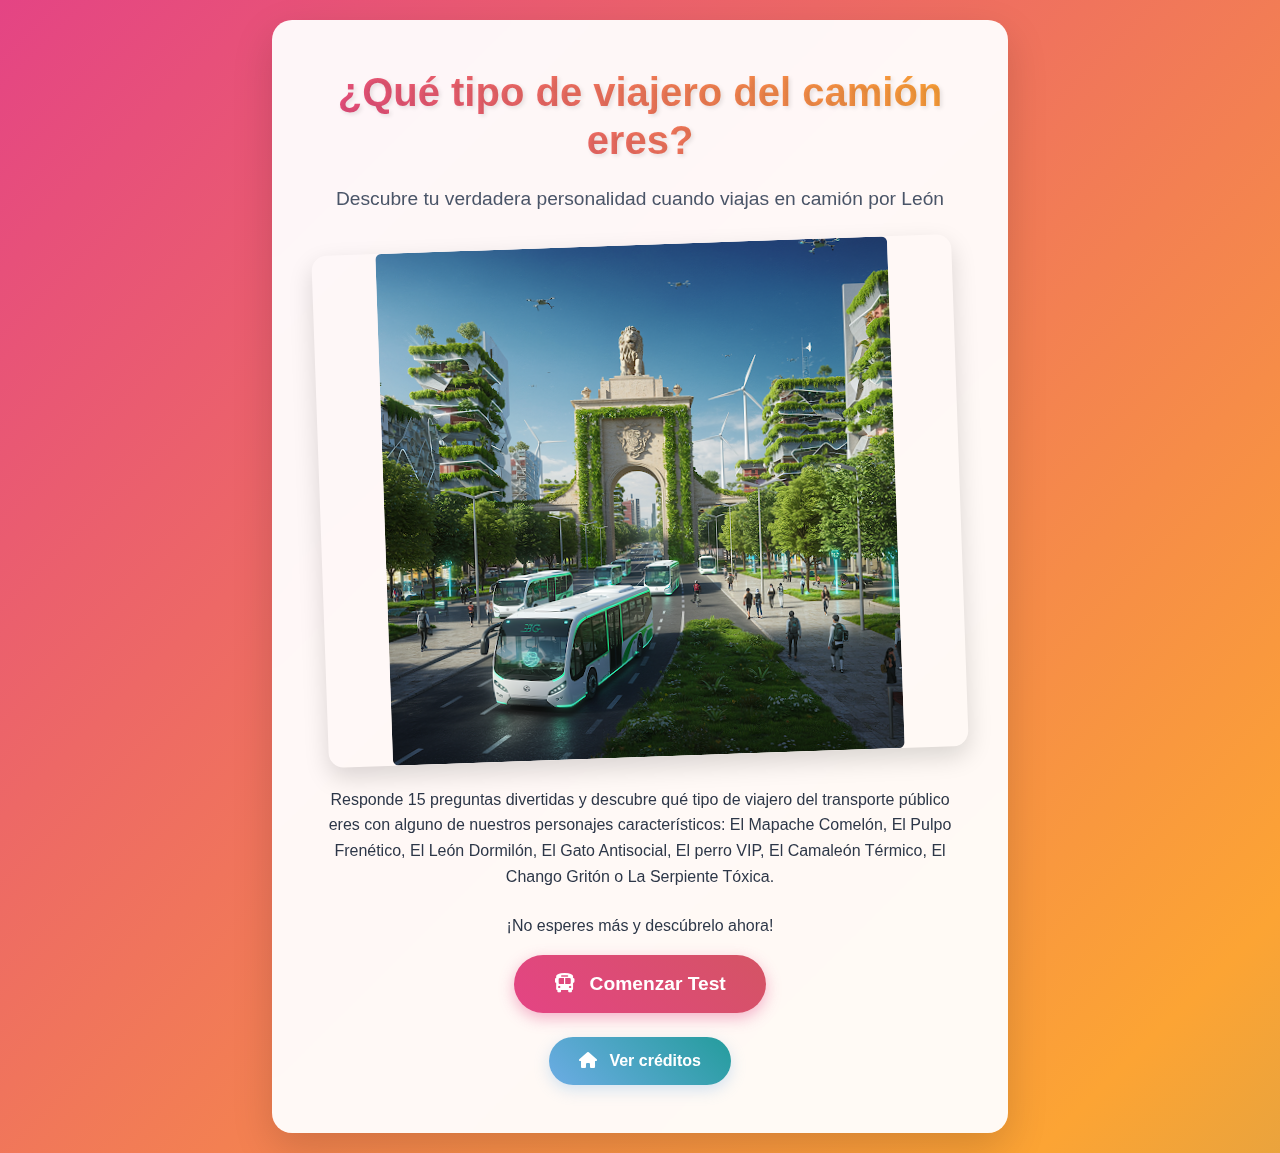
<file: index.html>
<!DOCTYPE html>
<html lang="es">
<head>
    <meta charset="UTF-8">
    <meta name="viewport" content="width=device-width, initial-scale=1.0">
    <title>Test de Viajero del Transporte</title>
    <link rel="stylesheet" href="https://cdnjs.cloudflare.com/ajax/libs/font-awesome/6.0.0-beta3/css/all.min.css">
    <link href="https://cdn.jsdelivr.net/npm/bootstrap@5.3.0/dist/css/bootstrap.min.css" rel="stylesheet">
    <link rel="stylesheet" href="css/style.css">
</head>
<body>
    <div class="inicio-container">
        <div class="container">
            <div class="row justify-content-center">
                <div class="col-lg-8">
                    <div class="inicio-card p-4 p-md-5">
                        <div class="text-center">
                            <h1 class="titulo-principal">¿Qué tipo de viajero del camión eres?</h1>
                            <p class="intro-texto">Descubre tu verdadera personalidad cuando viajas en camión por León</p>
                            
                            <div class="imagen-container">
                                <img src="contenido/imagenes/aa_camion14.png" alt="Transporte público" class="img-fluid rounded">
                            </div>
                            
                            <p class="mb-4">Responde 15 preguntas divertidas y descubre qué tipo de viajero del transporte público eres con alguno de nuestros personajes característicos: El Mapache Comelón, El Pulpo Frenético, El León Dormilón, El Gato Antisocial, El perro VIP, El Camaleón Térmico, El Chango Gritón o La Serpiente Tóxica. </p>
                            <p>¡No esperes más y descúbrelo ahora!</p>
                            <a href="test.html" class="btn btn-comenzar">
                                <i class="fas fa-bus me-2"></i> Comenzar Test
                            </a>
                            <div class="d-flex flex-column flex-md-row justify-content-center gap-3 mt-4">
                                <a href="creditos.html" class="btn btn-volver">
                                    <i class="fas fa-home me-2"></i> Ver créditos
                                </a>
                            </div>
                        </div>
                    </div>
                </div>
            </div>
        </div>
    </div>

    <script src="https://cdn.jsdelivr.net/npm/bootstrap@5.3.0/dist/js/bootstrap.bundle.min.js"></script>
    <script src="js/script.js"></script>
</body>
</html>
</file>
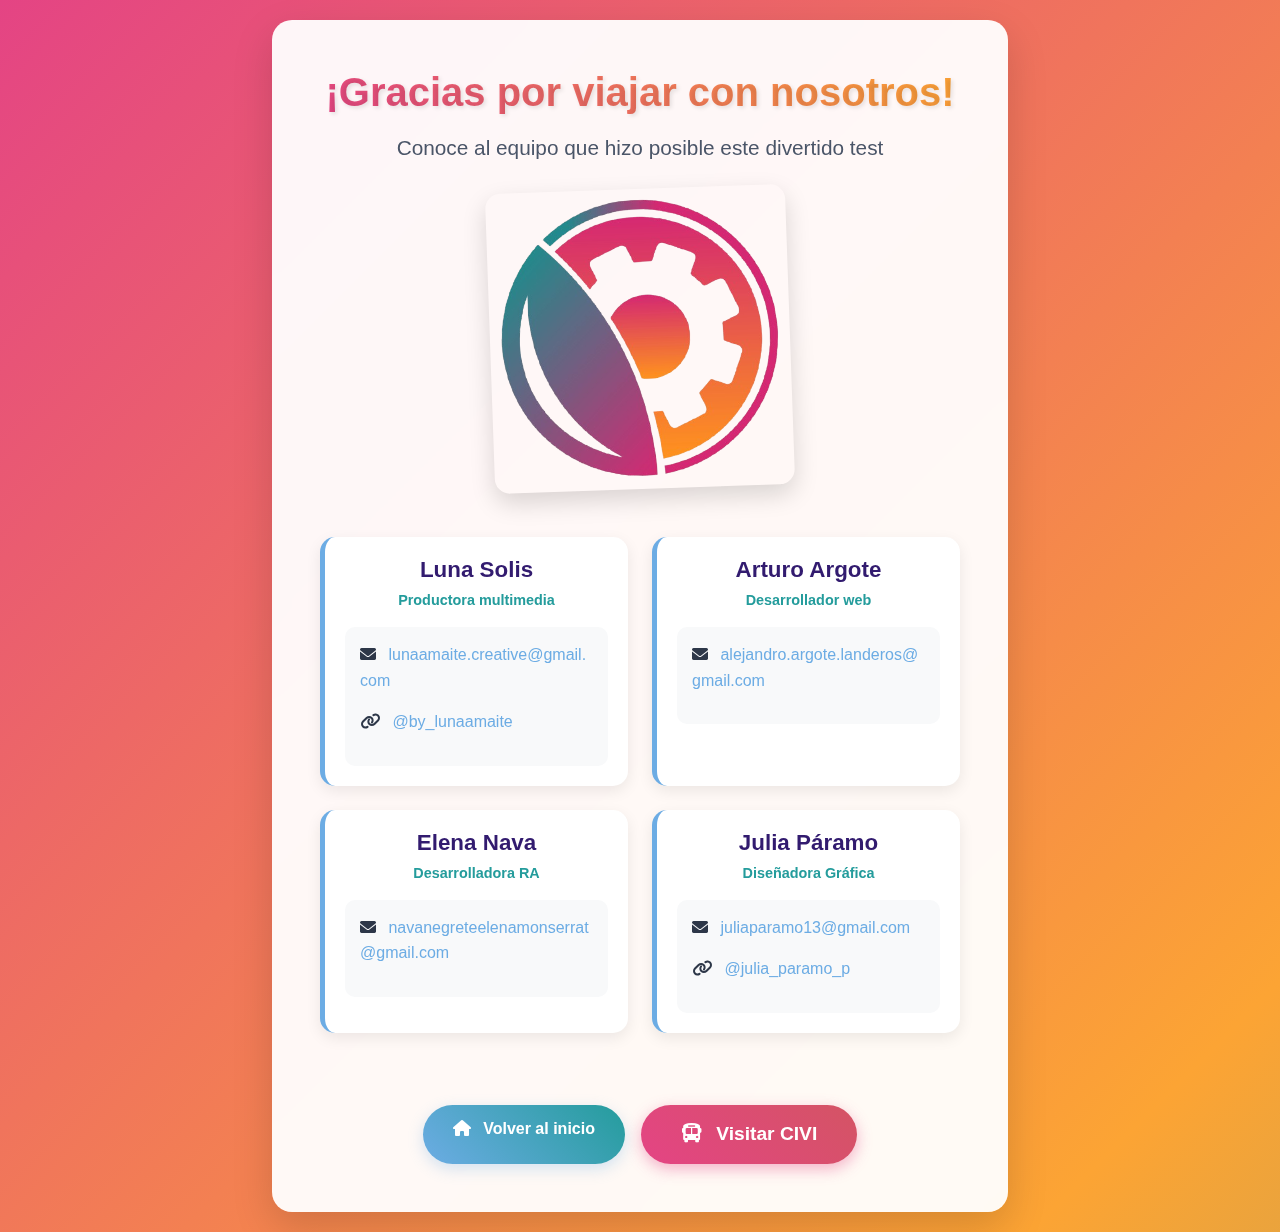
<file: creditos.html>
<!DOCTYPE html>
<html lang="es">
<head>
    <meta charset="UTF-8">
    <meta name="viewport" content="width=device-width, initial-scale=1.0">
    <title>Créditos - Test de Viajero</title>
    <link rel="stylesheet" href="https://cdnjs.cloudflare.com/ajax/libs/font-awesome/6.0.0-beta3/css/all.min.css">
    <link href="https://cdn.jsdelivr.net/npm/bootstrap@5.3.0/dist/css/bootstrap.min.css" rel="stylesheet">
    <link rel="stylesheet" href="css/style.css">
</head>
<body>
    <div class="creditos-container">
        <div class="container">
            <div class="row justify-content-center">
                <div class="col-lg-8">
                    <div class="creditos-card p-4 p-md-5">
                        <div class="text-center mb-5">
                            <h1 class="titulo-creditos">¡Gracias por viajar con nosotros!</h1>
                            <p class="subtitulo-creditos">Conoce al equipo que hizo posible este divertido test</p>
                            <div class="imagen-creditos">
                                <a href="https://civi.evnlab.com/">
                                    <img href="https://civi.evnlab.com/" src="contenido/imagenes/logo_oficial.png" alt="Equipo de trabajo" class="img-fluid rounded">
                                </a>
                            </div>
                        </div>
                        
                        <div class="equipo-container">
                            
                            <div class="row">
                                <!-- Miembro 1 -->
                                <div class="col-md-6 mb-4">
                                    <div class="miembro-card">
                                        <div class="miembro-header">
                                            <h3 class="miembro-nombre">Luna Solis</h3>
                                            <p class="miembro-rol">Productora multimedia</p>
                                        </div>
                                        <div class="miembro-info">
                                            <p><i class="fas fa-envelope me-2"></i> <a class="miembro-link">lunaamaite.creative@gmail.com</a></p>
                                            <p><i class="fas fa-link me-2"></i> <a href="https://www.instagram.com/by_lunaamaite?igsh=MTFxamltb2VhMHJpMQ==" target="_blank" class="miembro-link">@by_lunaamaite</a></p>
                                        </div>
                                    </div>
                                </div>
                                
                                <!-- Miembro 2 -->
                                <div class="col-md-6 mb-4">
                                    <div class="miembro-card">
                                        <div class="miembro-header">
                                            <h3 class="miembro-nombre">Arturo Argote</h3>
                                            <p class="miembro-rol">Desarrollador web</p>
                                        </div>
                                        <div class="miembro-info">
                                            <p><i class="fas fa-envelope me-2"></i> <a class="miembro-link">alejandro.argote.landeros@gmail.com</a></p>
                                        </div>
                                    </div>
                                </div>
                                
                                <!-- Miembro 3 -->
                                <div class="col-md-6 mb-4">
                                    <div class="miembro-card">
                                        <div class="miembro-header">
                                            <h3 class="miembro-nombre">Elena Nava</h3>
                                            <p class="miembro-rol">Desarrolladora RA</p>
                                        </div>
                                        <div class="miembro-info">
                                            <p><i class="fas fa-envelope me-2"></i> <a class="miembro-link">navanegreteelenamonserrat@gmail.com</a></p>
                                        </div>
                                    </div>
                                </div>
                                
                                <!-- Miembro 4 -->
                                <div class="col-md-6 mb-4">
                                    <div class="miembro-card">
                                        <div class="miembro-header">
                                            <h3 class="miembro-nombre">Julia Páramo</h3>
                                            <p class="miembro-rol">Diseñadora Gráfica</p>
                                        </div>
                                        <div class="miembro-info">
                                            <p><i class="fas fa-envelope me-2"></i> <a href="https://beacons.ai/juliaparamop" class="miembro-link">juliaparamo13@gmail.com</a></p>
                                            <p><i class="fas fa-link me-2"></i> <a href="https://www.instagram.com/julia_paramo_p?igsh=MTU4NGx1bzRueGZqZA==" target="_blank" class="miembro-link">@julia_paramo_p</a></p>
                                        </div>
                                    </div>
                                </div>
                            </div>
                        </div>
                        
                        <div class="d-flex flex-column flex-md-row justify-content-center gap-3 mt-5">
                            <a href="index.html" class="btn btn-volver">
                                <i class="fas fa-home me-2"></i> Volver al inicio
                            </a>

                            <a href="https://civi.evnlab.com/" class="btn btn-comenzar">
                                <i class="fas fa-bus me-2"></i> Visitar CIVI
                            </a>
                        </div>
                    </div>
                </div>
            </div>
        </div>
    </div>

    <script src="https://cdn.jsdelivr.net/npm/bootstrap@5.3.0/dist/js/bootstrap.bundle.min.js"></script>
    <script src="js/script.js"></script>
</body>
</html>
</file>
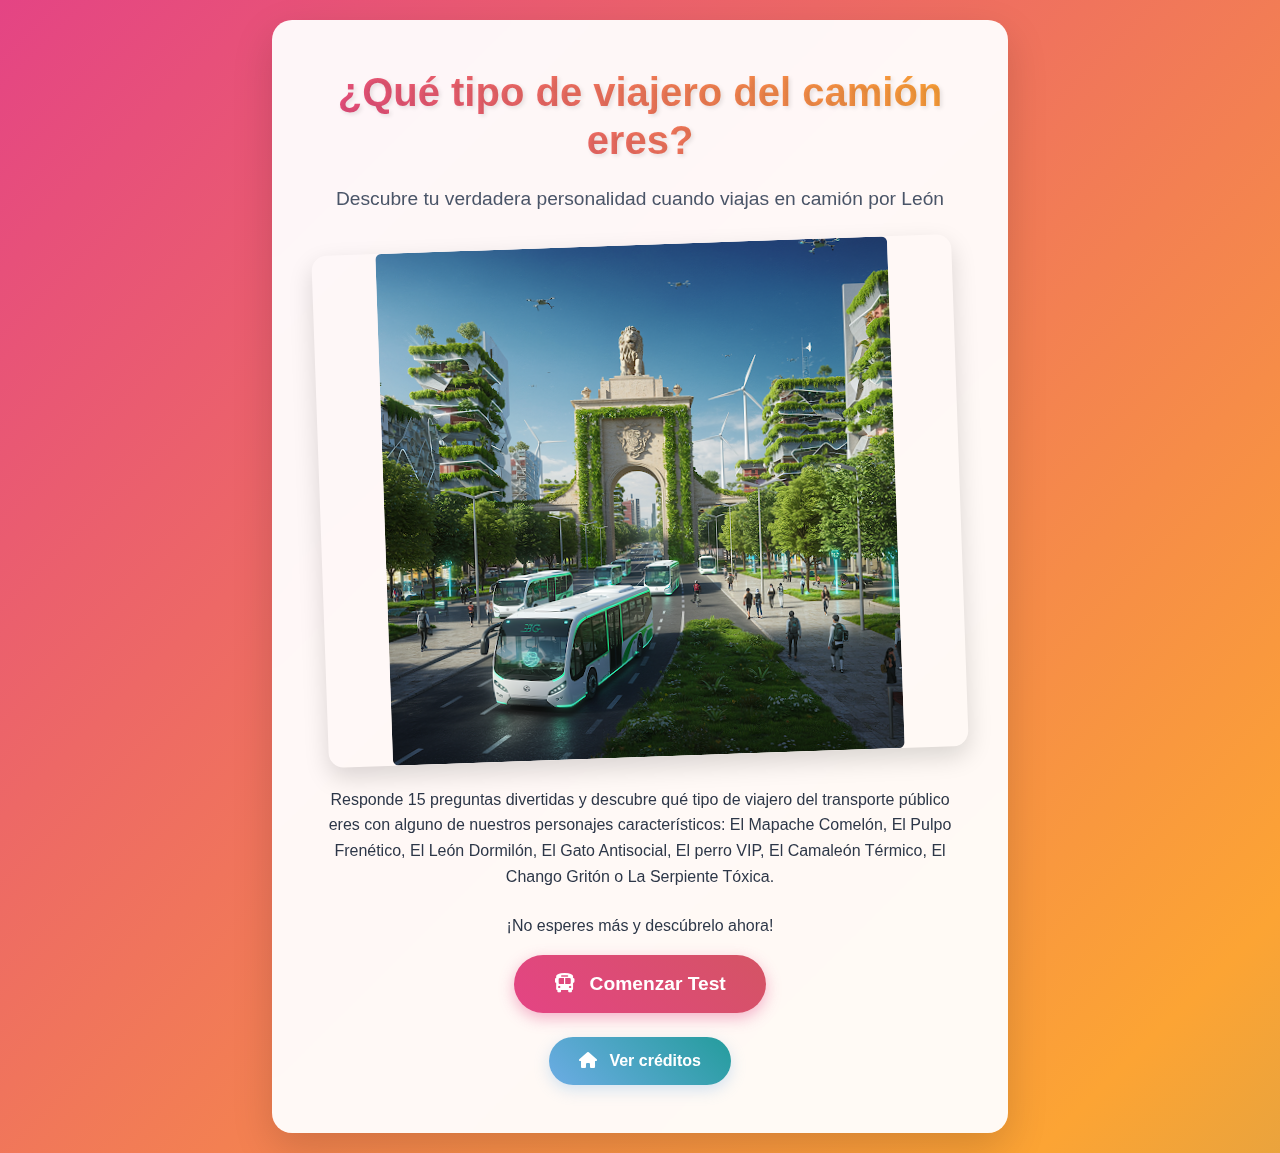
<file: resultado.html>
<!DOCTYPE html>
<html lang="es">
<head>
    <meta charset="UTF-8">
    <meta name="viewport" content="width=device-width, initial-scale=1.0">
    <title>Tu Resultado - Test de Viajero</title>
    <link rel="stylesheet" href="https://cdnjs.cloudflare.com/ajax/libs/font-awesome/6.0.0-beta3/css/all.min.css">
    <link href="https://cdn.jsdelivr.net/npm/bootstrap@5.3.0/dist/css/bootstrap.min.css" rel="stylesheet">
    <link rel="stylesheet" href="css/style.css">
</head>
<body>
    <div class="resultado-container">
        <div class="container">
            <div class="row justify-content-center">
                <div class="col-lg-8">
                    <div id="resultadoCard" class="card">
                        <div class="card-body p-4 p-md-5">
                            <h2 id="resultadoTitulo" class="resultado-titulo text-center"></h2>
                            <div id="resultadoImagen" class="resultado-imagen mb-4">
                                <!-- Imagen se insertará aquí -->
                            </div>
                            <p id="resultadoDescripcion" class="resultado-descripcion"></p>
                            <p id="resultadoCIVI" class="resultado-civi"></p>
                            
                            <div class="d-flex flex-column flex-md-row justify-content-center gap-3 mt-4">
                                <a href="index.html" class="btn btn-volver">
                                    <i class="fas fa-home me-2"></i> Volver al inicio
                                </a>
                            </div>
                            <div class="d-flex flex-column flex-md-row justify-content-center gap-3 mt-4">
                                <a href="creditos.html" class="btn btn-volver">
                                    <i class="fas fa-home me-2"></i> Ver créditos
                                </a>
                            </div>
                        </div>
                    </div>
                </div>
            </div>
        </div>
    </div>
    
    <script src="https://cdn.jsdelivr.net/npm/bootstrap@5.3.0/dist/js/bootstrap.bundle.min.js"></script>
    <script src="js/script.js"></script>
</body>
</html>
</file>
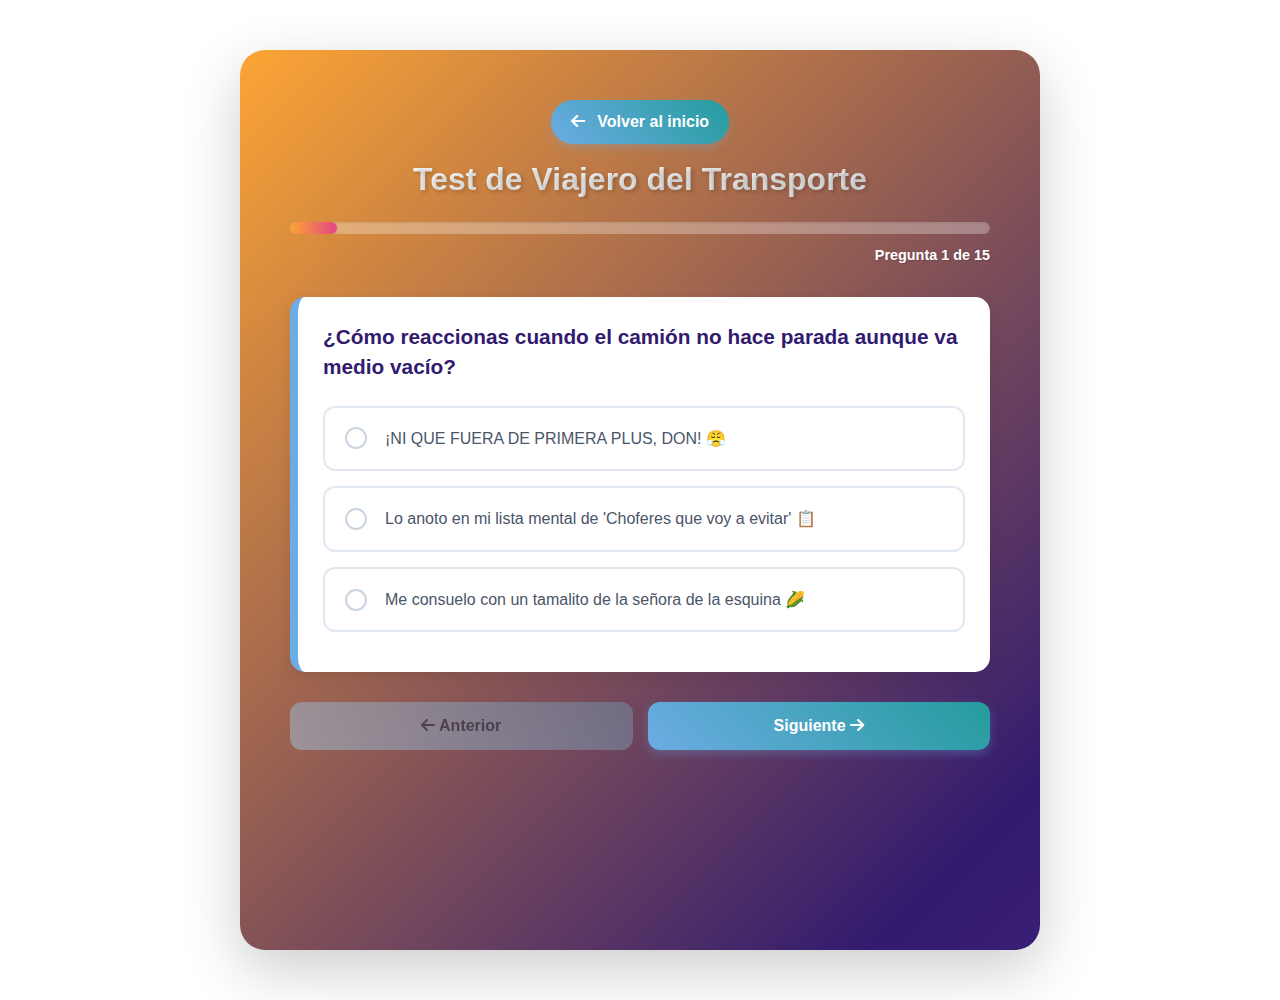
<file: test.html>
<!DOCTYPE html>
<html lang="es">
<head>
    <meta charset="UTF-8">
    <meta name="viewport" content="width=device-width, initial-scale=1.0">
    <title>Test de Viajero del Transporte</title>
    <link rel="stylesheet" href="https://cdnjs.cloudflare.com/ajax/libs/font-awesome/6.0.0-beta3/css/all.min.css">
    <link href="https://cdn.jsdelivr.net/npm/bootstrap@5.3.0/dist/css/bootstrap.min.css" rel="stylesheet">
    <link rel="stylesheet" href="css/style.css">
</head>
<body>
    <div class="test-container">
        <div class="text-center mb-4">
            <a href="index.html" class="btn btn-volver-inicio mb-3">
                <i class="fas fa-arrow-left me-2"></i> Volver al inicio
            </a>
            <h2 class="test-titulo">Test de Viajero del Transporte</h2>
        </div>
        
        <div class="progress-container">
            <div class="progress">
                <div class="progress-bar" role="progressbar" style="width: 0%;" aria-valuenow="0" aria-valuemin="0" aria-valuemax="100"></div>
            </div>
            <span class="progress-text">Pregunta 1 de 15</span>
        </div>
        
        <form id="testForm">
            <div id="preguntasContainer"></div>
            
            <div class="alert alert-warning d-none" id="alertaNoSeleccion">
                <i class="fas fa-exclamation-circle me-2"></i> Por favor selecciona una opción antes de continuar.
            </div>
            
            <div class="navigation-buttons">
                <button type="button" id="btnAnterior" class="btn btn-navigation">
                    <i class="fas fa-arrow-left"></i> Anterior
                </button>
                <button type="button" id="btnSiguiente" class="btn btn-navigation">
                    Siguiente <i class="fas fa-arrow-right"></i>
                </button>
                <button type="submit" id="btnEnviar" class="btn btn-enviar" style="display: none;">
                    Ver resultados <i class="fas fa-poll"></i>
                </button>
            </div>
        </form>
    </div>
    
    <script src="https://cdn.jsdelivr.net/npm/bootstrap@5.3.0/dist/js/bootstrap.bundle.min.js"></script>
    <script src="js/script.js"></script>
</body>
</html>
</file>
<file: css/style.css>
/* Estilos generales */
:root {
    --color-primary: #6cace4;
    --color-secondary: #e44484;
    --color-accent: #fca434;
    --color-info: #249c9c;
    --color-success: #00b67a;
    --color-warning: #d45464;
    --color-danger: #8444b4;
    --color-dark: #321b6f;
    --color-light: #f8f9fa;
    --color-mapache: #548c34;
}

body {
    font-family: 'Nunito', 'Segoe UI', Tahoma, Geneva, Verdana, sans-serif;
    line-height: 1.6;
    color: #2d3748;
    transition: all 0.3s ease;
}

/* Animaciones */
@keyframes float {
    0%, 100% { transform: translateY(0); }
    50% { transform: translateY(-10px); }
}

@keyframes pulse {
    0%, 100% { transform: scale(1); }
    50% { transform: scale(1.05); }
}

/* Página de inicio */
.inicio-container {
    padding: 20px;
    min-height: 100vh;
    display: flex;
    align-items: center;
    background: linear-gradient(135deg, 
        var(--color-secondary) 0%, 
        var(--color-accent) 30%, 
        var(--color-info) 70%, 
        var(--color-mapache) 100%);
    background-size: 300% 300%;
    animation: Gradient 15s ease infinite;
}

@keyframes Gradient {
    0% { background-position: 0% 50% }
    50% { background-position: 100% 50% }
    100% { background-position: 0% 50% }
}

.inicio-card {
    border-radius: 20px;
    box-shadow: 0 15px 40px rgba(0, 0, 0, 0.15);
    border: none;
    overflow: hidden;
    background-color: rgba(255, 255, 255, 0.95);
    backdrop-filter: blur(8px);
    transform: translateY(0);
    transition: all 0.5s ease;
}

.inicio-card:hover {
    transform: translateY(-5px);
    box-shadow: 0 20px 50px rgba(0, 0, 0, 0.2);
}

.titulo-principal {
    color: var(--color-dark);
    font-weight: 800;
    margin-bottom: 20px;
    font-size: 2.5rem;
    background: linear-gradient(45deg, var(--color-secondary), var(--color-accent));
    -webkit-background-clip: text;
    -webkit-text-fill-color: transparent;
    text-shadow: 2px 2px 4px rgba(0,0,0,0.1);
}

.intro-texto {
    font-size: 1.2rem;
    color: #4a5568;
    margin-bottom: 25px;
    font-weight: 500;
}

.imagen-container {
    margin: 30px 0;
    border-radius: 15px;
    overflow: hidden;
    box-shadow: 0 10px 25px rgba(0, 0, 0, 0.15);
    transform: rotate(-2deg);
    transition: all 0.4s ease;
}

.imagen-container:hover {
    transform: rotate(0deg) scale(1.03);
    box-shadow: 0 15px 35px rgba(0, 0, 0, 0.2);
}

.btn-comenzar {
    background: linear-gradient(45deg, var(--color-secondary), var(--color-warning));
    color: white;
    border: none;
    padding: 15px 40px;
    border-radius: 50px;
    font-weight: 700;
    transition: all 0.3s ease;
    box-shadow: 0 5px 15px rgba(228, 68, 132, 0.4);
    font-size: 1.2rem;
    position: relative;
    overflow: hidden;
    z-index: 1;
}

.btn-comenzar::before {
    content: '';
    position: absolute;
    top: 0;
    left: 0;
    width: 100%;
    height: 100%;
    background: linear-gradient(45deg, var(--color-warning), var(--color-secondary));
    z-index: -1;
    opacity: 0;
    transition: opacity 0.3s ease;
}

.btn-comenzar:hover {
    transform: translateY(-5px) scale(1.05);
    box-shadow: 0 10px 20px rgba(228, 68, 132, 0.5);
    color: white;
}

.btn-comenzar:hover::before {
    opacity: 1;
}

.btn-comenzar i {
    transition: transform 0.3s ease;
}

.btn-comenzar:hover i {
    transform: translateX(5px);
}

/* Página del test */
.test-container {
    padding: 40px 20px;
    max-width: 800px;
    margin: 0 auto;
    min-height: 100vh;
    background: linear-gradient(135deg, 
        var(--color-accent) 0%, 
        var(--color-dark) 30%, 
        var(--color-danger) 70%, 
        var(--color-warning) 100%);
    background-size: 300% 300%;
    animation: Gradient 15s ease infinite;
}

.test-content {
    background-color: rgba(255, 255, 255, 0.95);
    border-radius: 20px;
    padding: 30px;
    box-shadow: 0 15px 40px rgba(0, 0, 0, 0.15);
    backdrop-filter: blur(8px);
}

.test-titulo {
    color: white;
    font-weight: 800;
    margin-bottom: 20px;
    font-size: 2rem;
    text-shadow: 2px 2px 4px rgba(0,0,0,0.2);
    background: linear-gradient(45deg, white, #e0e0e0);
    -webkit-background-clip: text;
    -webkit-text-fill-color: transparent;
}

.btn-volver-inicio {
    background: linear-gradient(45deg, var(--color-primary), var(--color-info));
    color: white;
    border: none;
    padding: 10px 20px;
    border-radius: 50px;
    font-weight: 600;
    transition: all 0.3s ease;
    box-shadow: 0 4px 10px rgba(108, 172, 228, 0.3);
}

.btn-volver-inicio:hover {
    background: linear-gradient(45deg, var(--color-info), var(--color-primary));
    transform: translateY(-3px) scale(1.05);
    box-shadow: 0 7px 15px rgba(108, 172, 228, 0.4);
    color: white;
}

.progress-container {
    margin-bottom: 30px;
}

.progress {
    height: 12px;
    border-radius: 10px;
    background-color: rgba(255, 255, 255, 0.3);
    margin-bottom: 10px;
    box-shadow: inset 0 1px 3px rgba(0,0,0,0.1);
}

.progress-bar {
    background: linear-gradient(90deg, var(--color-accent), var(--color-secondary));
    border-radius: 10px;
    transition: width 0.6s cubic-bezier(0.68, -0.55, 0.265, 1.55);
    box-shadow: 0 2px 5px rgba(0,0,0,0.1);
}

.progress-text {
    font-size: 0.9rem;
    color: white;
    display: block;
    text-align: right;
    font-weight: 600;
    text-shadow: 1px 1px 2px rgba(0,0,0,0.2);
}

.pregunta-card {
    background-color: white;
    border-radius: 15px;
    padding: 25px;
    margin-bottom: 25px;
    box-shadow: 0 5px 15px rgba(0, 0, 0, 0.08);
    border-left: 8px solid var(--color-primary);
    transition: all 0.3s ease;
}

.pregunta-card:hover {
    transform: translateY(-3px);
    box-shadow: 0 8px 20px rgba(0, 0, 0, 0.12);
}

.pregunta-texto {
    font-weight: 700;
    color: var(--color-dark);
    margin-bottom: 25px;
    font-size: 1.3rem;
    line-height: 1.4;
}

.opcion-container {
    margin-bottom: 15px;
}

.opcion-input {
    display: none;
}

.opcion-label {
    display: block;
    padding: 18px 20px 18px 60px;
    background-color: white;
    border: 2px solid #e2e8f0;
    border-radius: 12px;
    cursor: pointer;
    transition: all 0.3s ease;
    position: relative;
    font-weight: 500;
    color: #4a5568;
}

.opcion-label::before {
    content: "";
    position: absolute;
    left: 20px;
    top: 50%;
    transform: translateY(-50%);
    width: 22px;
    height: 22px;
    border: 2px solid #cbd5e0;
    border-radius: 50%;
    transition: all 0.3s ease;
}

.opcion-input:checked + .opcion-label {
    border-color: var(--color-primary);
    background-color: #f0f7ff;
    box-shadow: 0 0 0 3px rgba(108, 172, 228, 0.2);
    color: var(--color-dark);
    font-weight: 600;
}

.opcion-input:checked + .opcion-label::before {
    border-color: var(--color-primary);
    background-color: var(--color-primary);
    box-shadow: inset 0 0 0 4px white;
}

.opcion-label:hover {
    background-color: #f8fafc;
    transform: translateX(5px);
}

.navigation-buttons {
    display: flex;
    justify-content: space-between;
    margin-top: 30px;
    gap: 15px;
    flex-wrap: wrap;
}

.btn-navigation {
    background: linear-gradient(45deg, var(--color-primary), var(--color-info));
    color: white;
    border: none;
    padding: 12px 25px;
    border-radius: 12px;
    font-weight: 700;
    transition: all 0.3s ease;
    flex: 1;
    min-width: 150px;
    box-shadow: 0 4px 10px rgba(108, 172, 228, 0.3);
    position: relative;
    overflow: hidden;
}

.btn-navigation::after {
    content: '';
    position: absolute;
    top: 0;
    left: 0;
    width: 100%;
    height: 100%;
    background: linear-gradient(45deg, var(--color-info), var(--color-primary));
    opacity: 0;
    transition: opacity 0.3s ease;
    z-index: 1;
}

.btn-navigation span {
    position: relative;
    z-index: 2;
}

.btn-navigation:hover {
    transform: translateY(-3px) scale(1.03);
    box-shadow: 0 7px 15px rgba(108, 172, 228, 0.4);
    color: white;
}

.btn-navigation:hover::after {
    opacity: 1;
}

.btn-navigation:disabled {
    background: #cbd5e0;
    cursor: not-allowed;
    transform: none !important;
    box-shadow: none !important;
}

.btn-navigation i {
    transition: transform 0.3s ease;
}

.btn-navigation:hover i {
    transform: translateX(5px);
}

#btnAnterior {
    background: linear-gradient(45deg, #a0aec0, #718096);
}

#btnAnterior::after {
    background: linear-gradient(45deg, #718096, #a0aec0);
}

.btn-enviar {
    background: linear-gradient(45deg, var(--color-success), #00d084);
    color: white;
    border: none;
    padding: 12px 30px;
    border-radius: 12px;
    font-weight: 700;
    transition: all 0.3s ease;
    flex: 1;
    box-shadow: 0 4px 10px rgba(0, 182, 122, 0.3);
    position: relative;
    overflow: hidden;
}

.btn-enviar::after {
    content: '';
    position: absolute;
    top: 0;
    left: 0;
    width: 100%;
    height: 100%;
    background: linear-gradient(45deg, #00d084, var(--color-success));
    opacity: 0;
    transition: opacity 0.3s ease;
    z-index: 1;
}

.btn-enviar:hover {
    transform: translateY(-3px) scale(1.03);
    box-shadow: 0 7px 15px rgba(0, 182, 122, 0.4);
    color: white;
}

.btn-enviar:hover::after {
    opacity: 1;
}

.btn-enviar i {
    animation: pulse 1.5s infinite;
}

#alertaNoSeleccion {
    border-radius: 12px;
    padding: 15px;
    background-color: #fff3cd;
    border-left: 6px solid #ffc107;
    box-shadow: 0 3px 10px rgba(0, 0, 0, 0.1);
}

/* Página de resultados */
.resultado-container {
    padding: 30px 15px;
    min-height: 100vh;
    display: flex;
    align-items: center;
    background: linear-gradient(135deg, 
        var(--color-secondary) 0%, 
        var(--color-accent) 30%, 
        var(--color-info) 70%, 
        var(--color-mapache) 100%);
    background-size: 300% 300%;
    animation: Gradient 15s ease infinite;
}

#resultadoCard {
    border-radius: 20px;
    box-shadow: 0 20px 50px rgba(0, 0, 0, 0.2);
    border: none;
    overflow: hidden;
    background-color: white;
    transform: translateY(0);
    transition: all 0.5s ease;
}

#resultadoCard:hover {
    transform: translateY(-10px);
    box-shadow: 0 30px 60px rgba(0, 0, 0, 0.3);
}

.resultado-titulo {
    font-weight: 800;
    margin-bottom: 25px;
    font-size: 2.2rem;
    background: linear-gradient(45deg, var(--color-secondary), var(--color-danger));
    -webkit-background-clip: text;
    -webkit-text-fill-color: transparent;
    text-shadow: 2px 2px 4px rgba(0,0,0,0.1);
    line-height: 1.2;
}

.resultado-emoji {
    font-size: 4rem;
    margin: 25px 0;
    animation: float 3s ease-in-out infinite;
    display: inline-block;
}

.resultado-imagen {
    margin: 30px auto;
    border-radius: 15px;
    overflow: hidden;
    box-shadow: 0 10px 25px rgba(0, 0, 0, 0.15);
    max-width: 300px;
    transform: rotate(-2deg);
    transition: all 0.4s ease;
}

.resultado-imagen:hover {
    transform: rotate(0deg) scale(1.05);
    box-shadow: 0 15px 35px rgba(0, 0, 0, 0.2);
}

.resultado-imagen img {
    width: 100%;
    height: auto;
    object-fit: cover;
}

.resultado-descripcion {
    font-size: 1.2rem;
    color: #4a5568;
    margin-bottom: 25px;
    text-align: center;
    line-height: 1.6;
}

.resultado-civi {
    font-size: 1.1rem;
    color: var(--color-dark);
    font-weight: 700;
    margin-bottom: 30px;
    padding: 20px;
    background-color: #f8f9fa;
    border-radius: 15px;
    border-left: 6px solid var(--color-info);
    text-align: center;
    box-shadow: inset 0 0 10px rgba(0,0,0,0.05);
}

.btn-volver {
    background: linear-gradient(45deg, var(--color-primary), var(--color-info));
    color: white;
    border: none;
    padding: 12px 30px;
    border-radius: 50px;
    font-weight: 700;
    transition: all 0.3s ease;
    box-shadow: 0 5px 15px rgba(108, 172, 228, 0.3);
    position: relative;
    overflow: hidden;
}

.btn-volver::before {
    content: '';
    position: absolute;
    top: 0;
    left: 0;
    width: 100%;
    height: 100%;
    background: linear-gradient(45deg, var(--color-info), var(--color-primary));
    opacity: 0;
    transition: opacity 0.3s ease;
    z-index: 1;
}

.btn-volver span {
    position: relative;
    z-index: 2;
}

.btn-volver:hover {
    transform: translateY(-3px) scale(1.05);
    box-shadow: 0 8px 20px rgba(108, 172, 228, 0.4);
    color: white;
}

.btn-volver:hover::before {
    opacity: 1;
}

.btn-compartir {
    background: linear-gradient(45deg, var(--color-secondary), var(--color-warning));
    color: white;
    border: none;
    padding: 12px 30px;
    border-radius: 50px;
    font-weight: 700;
    transition: all 0.3s ease;
    box-shadow: 0 5px 15px rgba(228, 68, 132, 0.3);
}

.btn-compartir:hover {
    background: linear-gradient(45deg, var(--color-warning), var(--color-secondary));
    transform: translateY(-3px) scale(1.05);
    box-shadow: 0 8px 20px rgba(228, 68, 132, 0.4);
    color: white;
}

/* Estilos para cada tipo de resultado */
.mapache { 
    background-color: #f0f9f0; 
    border-left: 8px solid var(--color-mapache) !important; 
}
.pulpo { 
    background-color: #fdf0f7; 
    border-left: 8px solid var(--color-secondary) !important; 
}
.leon { 
    background-color: #fff8f0; 
    border-left: 8px solid var(--color-accent) !important; 
}
.antisocial { 
    background-color: #f9f0ff; 
    border-left: 8px solid var(--color-danger) !important; 
}
.vip { 
    background-color: #f0fff8; 
    border-left: 8px solid var(--color-success) !important; 
}
.termometro { 
    background-color: #f8fff0; 
    border-left: 8px solid var(--color-info) !important; 
}
.estratega { 
    background-color: #f0f0ff; 
    border-left: 8px solid var(--color-primary) !important; 
}
.toxico { 
    background-color: #fff0f0; 
    border-left: 8px solid var(--color-warning) !important; 
}

/* Efectos especiales para cada tipo */
.mapache .resultado-imagen {
    box-shadow: 0 10px 25px rgba(84, 140, 52, 0.3);
}
.pulpo .resultado-imagen {
    box-shadow: 0 10px 25px rgba(228, 68, 132, 0.3);
}
.leon .resultado-imagen {
    box-shadow: 0 10px 25px rgba(252, 164, 52, 0.3);
}
.antisocial .resultado-imagen {
    box-shadow: 0 10px 25px rgba(132, 68, 180, 0.3);
}
.vip .resultado-imagen {
    box-shadow: 0 10px 25px rgba(0, 182, 122, 0.3);
}
.termometro .resultado-imagen {
    box-shadow: 0 10px 25px rgba(36, 156, 156, 0.3);
}
.estratega .resultado-imagen {
    box-shadow: 0 10px 25px rgba(108, 172, 228, 0.3);
}
.toxico .resultado-imagen {
    box-shadow: 0 10px 25px rgba(212, 84, 100, 0.3);
}

/* Estilos responsivos */
@media (max-width: 767.98px) {
    .titulo-principal, .resultado-titulo {
        font-size: 1.8rem;
    }
    
    .test-titulo {
        font-size: 1.6rem;
    }
    
    .intro-texto, .resultado-descripcion {
        font-size: 1.1rem;
    }
    
    .navigation-buttons {
        flex-direction: column;
        gap: 10px;
    }
    
    .btn-navigation, .btn-enviar {
        width: 100%;
    }
    
    .pregunta-card {
        padding: 20px;
    }
    
    .opcion-label {
        padding: 15px 15px 15px 50px;
    }
    
    .inicio-card, #resultadoCard, .test-content {
        padding: 25px !important;
    }
    
    .btn-comenzar, .btn-volver, .btn-compartir {
        padding: 12px 25px;
        width: 100%;
        margin-bottom: 10px;
    }
}

@media (min-width: 768px) and (max-width: 991.98px) {
    .test-container, .resultado-container {
        padding: 30px;
    }
}

@media (min-width: 992px) {
    .test-container {
        padding: 50px;
        margin: 50px auto;
        border-radius: 25px;
        box-shadow: 0 20px 60px rgba(0, 0, 0, 0.2);
    }
    
    .test-content {
        padding: 40px;
    }
}

/* Estilos para la página de créditos */
.creditos-container {
    padding: 20px;
    min-height: 100vh;
    display: flex;
    align-items: center;
    background: linear-gradient(135deg, 
        #e44484 0%, 
        #fca434 30%, 
        #249c9c 70%, 
        #548c34 100%);
    background-size: 300% 300%;
    animation: Gradient 15s ease infinite;
}

.creditos-card {
    border-radius: 20px;
    box-shadow: 0 15px 40px rgba(0, 0, 0, 0.15);
    border: none;
    overflow: hidden;
    background-color: rgba(255, 255, 255, 0.95);
    backdrop-filter: blur(8px);
    transform: translateY(0);
    transition: all 0.5s ease;
}

.creditos-card:hover {
    transform: translateY(-5px);
    box-shadow: 0 20px 50px rgba(0, 0, 0, 0.2);
}

.titulo-creditos {
    color: var(--color-dark);
    font-weight: 800;
    margin-bottom: 15px;
    font-size: 2.5rem;
    background: linear-gradient(45deg, var(--color-secondary), var(--color-accent));
    -webkit-background-clip: text;
    -webkit-text-fill-color: transparent;
    text-shadow: 2px 2px 4px rgba(0,0,0,0.1);
}

.subtitulo-creditos {
    font-size: 1.3rem;
    color: #4a5568;
    margin-bottom: 25px;
    font-weight: 500;
}

.imagen-creditos {
    margin: 25px auto;
    border-radius: 15px;
    overflow: hidden;
    box-shadow: 0 10px 25px rgba(0, 0, 0, 0.15);
    max-width: 300px;
    transform: rotate(-2deg);
    transition: all 0.4s ease;
}

.imagen-creditos:hover {
    transform: rotate(0deg) scale(1.03);
    box-shadow: 0 15px 35px rgba(0, 0, 0, 0.2);
}

.seccion-titulo {
    color: var(--color-dark);
    font-weight: 700;
    font-size: 1.8rem;
    margin-bottom: 25px;
    padding-bottom: 10px;
    border-bottom: 3px solid var(--color-accent);
    display: inline-block;
}

.miembro-card {
    background-color: white;
    border-radius: 15px;
    padding: 20px;
    box-shadow: 0 5px 15px rgba(0, 0, 0, 0.08);
    border-left: 5px solid var(--color-primary);
    height: 100%;
    transition: all 0.3s ease;
}

.miembro-card:hover {
    transform: translateY(-5px);
    box-shadow: 0 10px 25px rgba(0, 0, 0, 0.15);
    border-left-width: 8px;
}

.miembro-header {
    text-align: center;
    margin-bottom: 15px;
}

.miembro-icono {
    font-size: 3.5rem;
    color: var(--color-primary);
    margin-bottom: 10px;
    display: block;
}

.miembro-nombre {
    font-weight: 700;
    color: var(--color-dark);
    margin-bottom: 5px;
    font-size: 1.4rem;
}

.miembro-rol {
    color: var(--color-info);
    font-weight: 600;
    font-size: 0.9rem;
    margin-bottom: 15px;
}

.miembro-info {
    background-color: #f8f9fa;
    border-radius: 10px;
    padding: 15px;
}

.miembro-link {
    color: var(--color-primary);
    text-decoration: none;
    transition: all 0.3s ease;
    word-break: break-all;
}

.miembro-link:hover {
    color: var(--color-secondary);
    text-decoration: underline;
}

.agradecimiento-texto {
    font-size: 1.1rem;
    color: #4a5568;
    line-height: 1.7;
    background-color: #f8f9fa;
    padding: 20px;
    border-radius: 10px;
    border-left: 5px solid var(--color-accent);
}

/* Responsivo */
@media (max-width: 767.98px) {
    .titulo-creditos {
        font-size: 2rem;
    }
    
    .subtitulo-creditos {
        font-size: 1.1rem;
    }
    
    .seccion-titulo {
        font-size: 1.5rem;
    }
    
    .miembro-nombre {
        font-size: 1.2rem;
    }
    
    .creditos-card {
        padding: 25px !important;
    }
}
</file>
